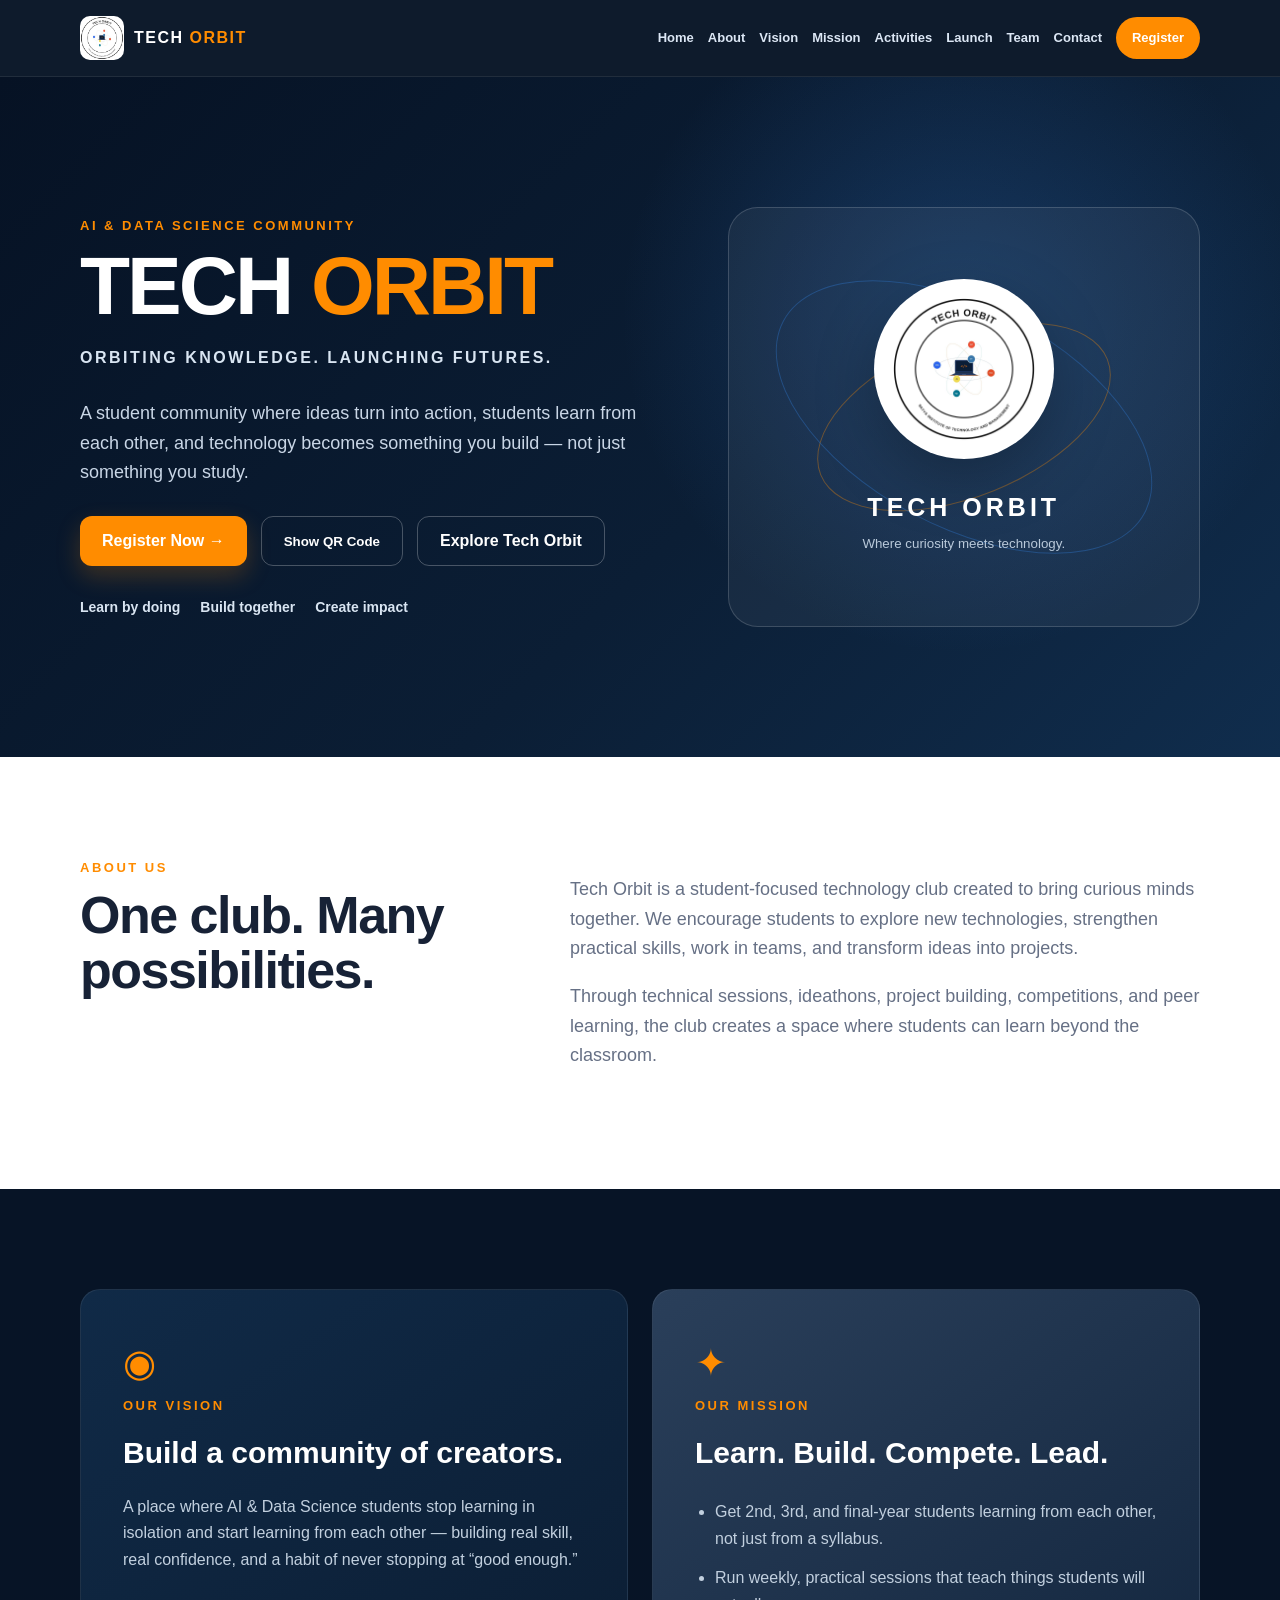
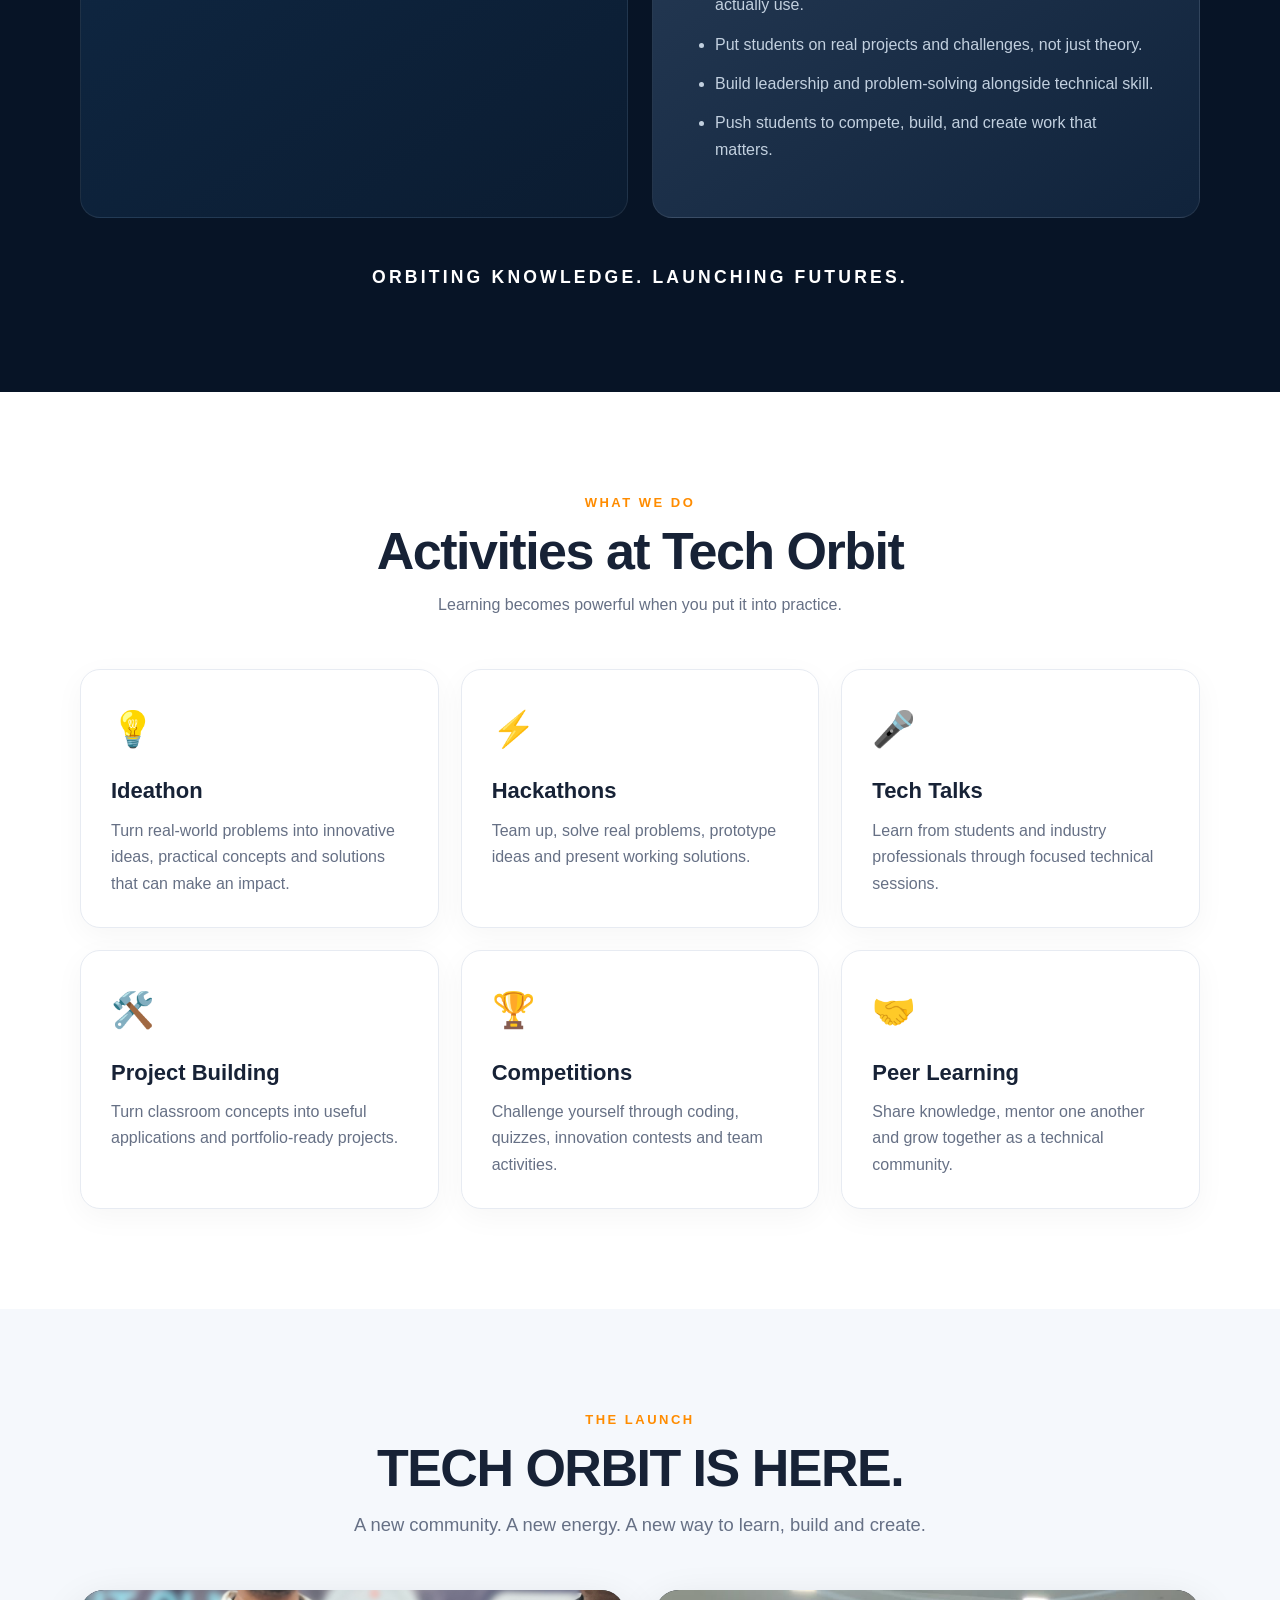
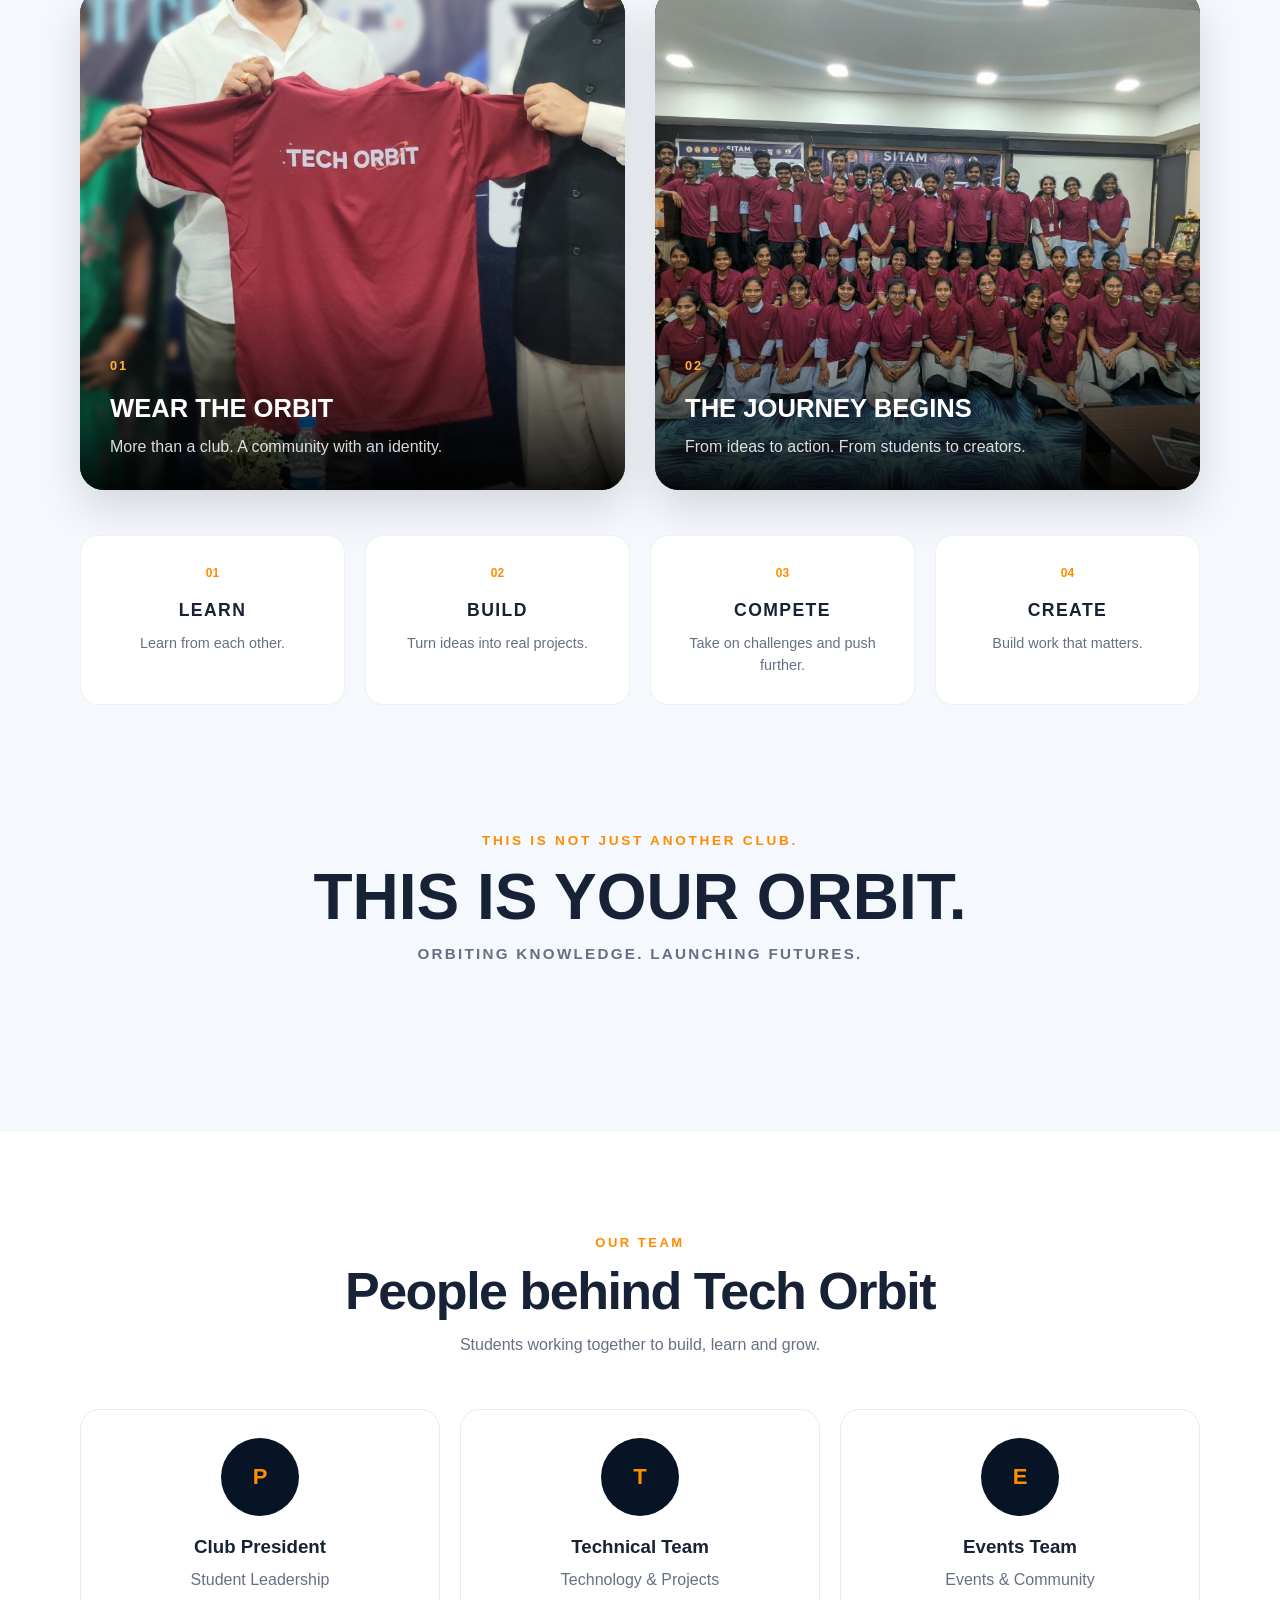
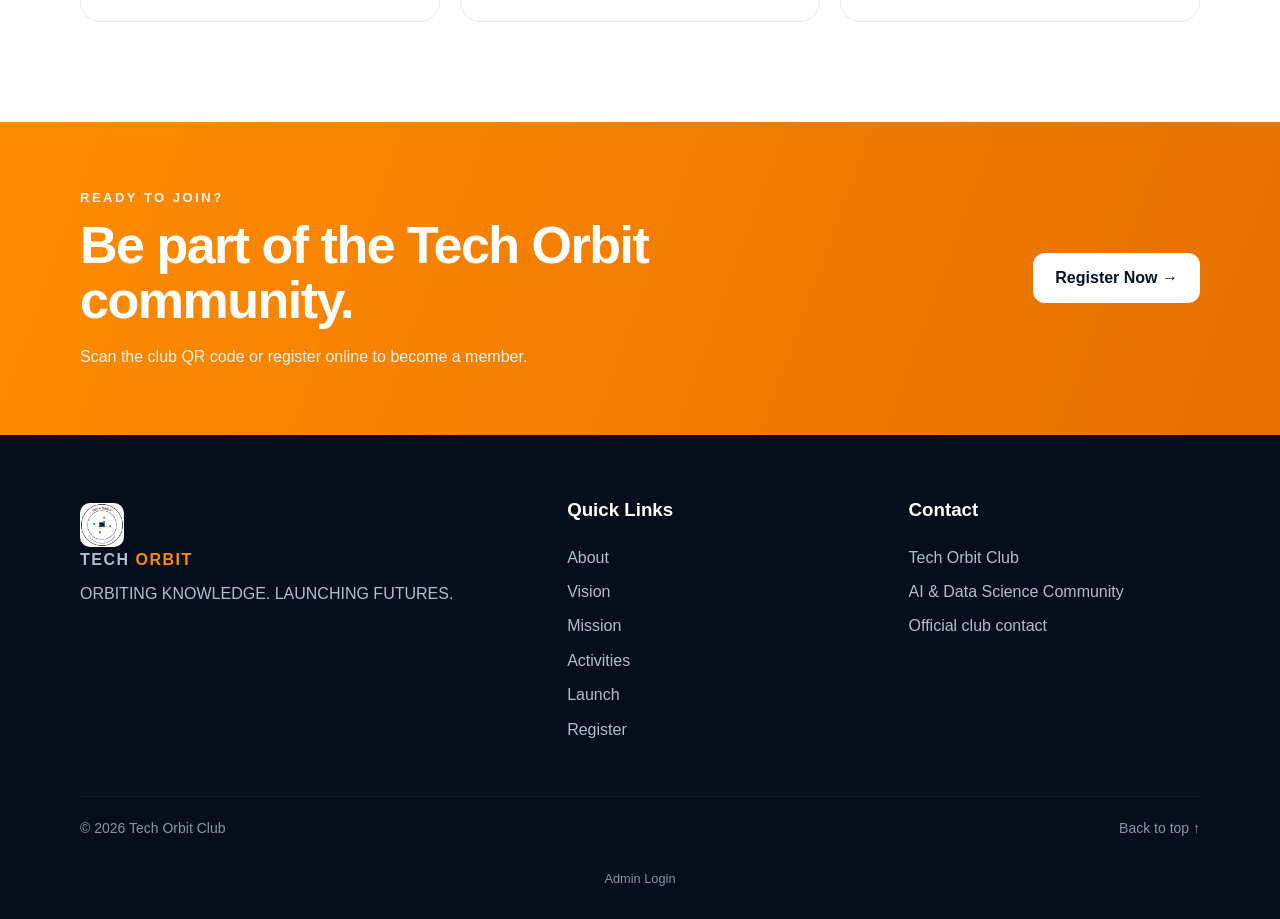
<file: index.html>
<!doctype html>
<html lang="en">

<head>

  <meta charset="utf-8">

  <meta
    name="viewport"
    content="width=device-width, initial-scale=1"
  >

  <meta
    name="description"
    content="Tech Orbit - Orbiting Knowledge. Launching Futures."
  >

  <title>Tech Orbit | Technology Club</title>

  <link
    rel="icon"
    href="logo.jpeg"
    type="image/jpeg"
  >

  <link
    rel="stylesheet"
    href="style.css"
  >

</head>


<body>


<!-- =================================
     NAVIGATION
================================= -->

<header
  class="site-header"
  id="top"
>

  <div class="container nav-wrap">

    <a
      class="brand"
      href="#home"
    >

      <img
        src="logo.jpeg"
        alt="Tech Orbit logo"
      >

      <span>
        TECH <b>ORBIT</b>
      </span>

    </a>


    <button
      class="menu-toggle"
      id="menuToggle"
      aria-label="Open menu"
      aria-expanded="false"
    >
      ☰
    </button>


    <nav
      class="nav"
      id="mainNav"
    >

      <a href="#home">Home</a>

      <a href="#about">About</a>

      <a href="#vision">Vision</a>

      <a href="#mission">Mission</a>

      <a href="#activities">Activities</a>

      <a href="#events">Launch</a>

      <a href="#team">Team</a>

      <a href="#contact">Contact</a>

      <a
        class="nav-register"
        href="register.html"
      >
        Register
      </a>

    </nav>

  </div>

</header>



<main>


<!-- =================================
     HERO
================================= -->

<section
  class="hero"
  id="home"
>

  <div class="hero-grid container">


    <div class="hero-content reveal">

      <p class="eyebrow">
        AI &amp; DATA SCIENCE COMMUNITY
      </p>


      <h1>
        TECH <span>ORBIT</span>
      </h1>


      <p class="hero-tagline">
        ORBITING KNOWLEDGE. LAUNCHING FUTURES.
      </p>


      <p class="hero-text">
        A student community where ideas turn into action,
        students learn from each other, and technology becomes
        something you build — not just something you study.
      </p>


      <div class="hero-actions">

        <a
          class="btn btn-primary"
          href="register.html"
        >
          Register Now →
        </a>


        <button
          class="btn btn-secondary"
          id="showQrBtn"
          type="button"
        >
          Show QR Code
        </button>


        <a
          class="btn btn-secondary"
          href="#about"
        >
          Explore Tech Orbit
        </a>

      </div>


      <div class="hero-points">

        <span>
          Learn by doing
        </span>

        <span>
          Build together
        </span>

        <span>
          Create impact
        </span>

      </div>

    </div>



    <div class="hero-card reveal">

      <div class="orbit-ring ring-one"></div>

      <div class="orbit-ring ring-two"></div>


      <div class="hero-logo">

        <img
          src="logo.jpeg"
          alt="Tech Orbit"
        >

      </div>


      <p>
        TECH ORBIT
      </p>


      <small>
        Where curiosity meets technology.
      </small>

    </div>

  </div>

</section>



<!-- =================================
     ABOUT
================================= -->

<section
  class="section"
  id="about"
>

  <div class="container two-column">


    <div class="section-heading reveal">

      <p class="eyebrow">
        ABOUT US
      </p>

      <h2>
        One club. Many possibilities.
      </h2>

    </div>


    <div class="section-copy reveal">

      <p>
        Tech Orbit is a student-focused technology club created
        to bring curious minds together. We encourage students
        to explore new technologies, strengthen practical skills,
        work in teams, and transform ideas into projects.
      </p>


      <p>
        Through technical sessions, ideathons, project building,
        competitions, and peer learning, the club creates a space
        where students can learn beyond the classroom.
      </p>

    </div>

  </div>

</section>



<!-- =================================
     VISION + MISSION
================================= -->

<section
  class="section dark-section"
  id="vision"
>

  <div class="container vision-grid">


    <!-- VISION -->

    <article class="vision-card reveal">

      <div class="icon">
        ◉
      </div>


      <p class="eyebrow">
        OUR VISION
      </p>


      <h2>
        Build a community of creators.
      </h2>


      <p>
        A place where AI &amp; Data Science students stop learning
        in isolation and start learning from each other — building
        real skill, real confidence, and a habit of never stopping
        at “good enough.”
      </p>

    </article>



    <!-- MISSION -->

    <article
      class="vision-card mission-card reveal"
      id="mission"
    >

      <div class="icon">
        ✦
      </div>


      <p class="eyebrow">
        OUR MISSION
      </p>


      <h2>
        Learn. Build. Compete. Lead.
      </h2>


      <ul class="mission-list">

        <li>
          Get 2nd, 3rd, and final-year students learning from
          each other, not just from a syllabus.
        </li>

        <li>
          Run weekly, practical sessions that teach things
          students will actually use.
        </li>

        <li>
          Put students on real projects and challenges,
          not just theory.
        </li>

        <li>
          Build leadership and problem-solving alongside
          technical skill.
        </li>

        <li>
          Push students to compete, build, and create work
          that matters.
        </li>

      </ul>

    </article>

  </div>


  <div class="container orbit-tagline reveal">

    ORBITING KNOWLEDGE. LAUNCHING FUTURES.

  </div>

</section>



<!-- =================================
     ACTIVITIES
================================= -->

<section
  class="section"
  id="activities"
>

  <div class="container">


    <div class="center-heading reveal">

      <p class="eyebrow">
        WHAT WE DO
      </p>


      <h2>
        Activities at Tech Orbit
      </h2>


      <p>
        Learning becomes powerful when you put it into practice.
      </p>

    </div>



    <div class="cards-grid">


      <!-- IDEATHON -->

      <article class="feature-card reveal">

        <div class="feature-icon">
          💡
        </div>

        <h3>
          Ideathon
        </h3>

        <p>
          Turn real-world problems into innovative ideas,
          practical concepts and solutions that can make an impact.
        </p>

      </article>



      <!-- HACKATHONS -->

      <article class="feature-card reveal">

        <div class="feature-icon">
          ⚡
        </div>

        <h3>
          Hackathons
        </h3>

        <p>
          Team up, solve real problems, prototype ideas and
          present working solutions.
        </p>

      </article>



      <!-- TECH TALKS -->

      <article class="feature-card reveal">

        <div class="feature-icon">
          🎤
        </div>

        <h3>
          Tech Talks
        </h3>

        <p>
          Learn from students and industry professionals through
          focused technical sessions.
        </p>

      </article>



      <!-- PROJECT BUILDING -->

      <article class="feature-card reveal">

        <div class="feature-icon">
          🛠️
        </div>

        <h3>
          Project Building
        </h3>

        <p>
          Turn classroom concepts into useful applications
          and portfolio-ready projects.
        </p>

      </article>



      <!-- COMPETITIONS -->

      <article class="feature-card reveal">

        <div class="feature-icon">
          🏆
        </div>

        <h3>
          Competitions
        </h3>

        <p>
          Challenge yourself through coding, quizzes,
          innovation contests and team activities.
        </p>

      </article>



      <!-- PEER LEARNING -->

      <article class="feature-card reveal">

        <div class="feature-icon">
          🤝
        </div>

        <h3>
          Peer Learning
        </h3>

        <p>
          Share knowledge, mentor one another and grow together
          as a technical community.
        </p>

      </article>

    </div>

  </div>

</section>



<!-- =================================
     TECH ORBIT LAUNCH
================================= -->

<section
  class="section launch-section"
  id="events"
>

  <div class="container">


    <div class="center-heading reveal">

      <p class="eyebrow">
        THE LAUNCH
      </p>


      <h2>
        TECH ORBIT IS HERE.
      </h2>


      <p class="launch-main-text">
        A new community. A new energy. A new way to learn,
        build and create.
      </p>

    </div>



    <!-- TWO LARGE IMAGES -->

    <div class="launch-gallery">


      <!-- T-SHIRT -->

      <article class="launch-image-card reveal">

        <img
          src="t-shirt.jpeg"
          alt="Tech Orbit T-shirt launch"
          loading="lazy"
        >


        <div class="launch-image-caption">

          <span>
            01
          </span>


          <h3>
            WEAR THE ORBIT
          </h3>


          <p>
            More than a club. A community with an identity.
          </p>

        </div>

      </article>



      <!-- INAUGURATION -->

      <article class="launch-image-card reveal">

        <img
          src="/imgt.jpeg"
          alt="Tech Orbit Club inauguration"
          loading="lazy"
        >


        <div class="launch-image-caption">

          <span>
            02
          </span>


          <h3>
            THE JOURNEY BEGINS
          </h3>


          <p>
            From ideas to action. From students to creators.
          </p>

        </div>

      </article>

    </div>



    <!-- HYPE POINTS -->

    <div class="launch-points reveal">


      <div class="launch-point">

        <strong>
          01
        </strong>

        <span>
          LEARN
        </span>

        <p>
          Learn from each other.
        </p>

      </div>



      <div class="launch-point">

        <strong>
          02
        </strong>

        <span>
          BUILD
        </span>

        <p>
          Turn ideas into real projects.
        </p>

      </div>



      <div class="launch-point">

        <strong>
          03
        </strong>

        <span>
          COMPETE
        </span>

        <p>
          Take on challenges and push further.
        </p>

      </div>



      <div class="launch-point">

        <strong>
          04
        </strong>

        <span>
          CREATE
        </span>

        <p>
          Build work that matters.
        </p>

      </div>

    </div>



    <!-- FINAL HYPE -->

    <div class="launch-statement reveal">

      <p>
        THIS IS NOT JUST ANOTHER CLUB.
      </p>


      <h3>
        THIS IS YOUR ORBIT.
      </h3>


      <span>
        ORBITING KNOWLEDGE. LAUNCHING FUTURES.
      </span>

    </div>

  </div>

</section>



<!-- =================================
     TEAM
================================= -->

<section
  class="section"
  id="team"
>

  <div class="container">


    <div class="center-heading reveal">

      <p class="eyebrow">
        OUR TEAM
      </p>


      <h2>
        People behind Tech Orbit
      </h2>


      <p>
        Students working together to build, learn and grow.
      </p>

    </div>



    <div class="team-grid">


      <article class="team-card reveal">

        <div class="avatar">
          P
        </div>


        <h3>
          Club President
        </h3>


        <p>
          Student Leadership
        </p>

      </article>



      <article class="team-card reveal">

        <div class="avatar">
          T
        </div>


        <h3>
          Technical Team
        </h3>


        <p>
          Technology &amp; Projects
        </p>

      </article>



      <article class="team-card reveal">

        <div class="avatar">
          E
        </div>


        <h3>
          Events Team
        </h3>


        <p>
          Events &amp; Community
        </p>

      </article>

    </div>

  </div>

</section>



<!-- =================================
     REGISTER BANNER
================================= -->

<section class="register-banner">

  <div class="container banner-inner reveal">


    <div>

      <p class="eyebrow">
        READY TO JOIN?
      </p>


      <h2>
        Be part of the Tech Orbit community.
      </h2>


      <p>
        Scan the club QR code or register online to become a member.
      </p>

    </div>


    <a
      class="btn btn-light"
      href="register.html"
    >
      Register Now →
    </a>

  </div>

</section>


</main>



<!-- =================================
     FOOTER
================================= -->

<footer id="contact">

  <div class="container footer-grid">


    <div>

      <a
        class="brand footer-brand"
        href="#home"
      >

        <img
          src="logo.jpeg"
          alt="Tech Orbit logo"
        >

        <span>
          TECH <b>ORBIT</b>
        </span>

      </a>


      <p class="footer-note">
        ORBITING KNOWLEDGE. LAUNCHING FUTURES.
      </p>

    </div>



    <div>

      <h3>
        Quick Links
      </h3>


      <a href="#about">
        About
      </a>

      <a href="#vision">
        Vision
      </a>

      <a href="#mission">
        Mission
      </a>

      <a href="#activities">
        Activities
      </a>

      <a href="#events">
        Launch
      </a>

      <a href="register.html">
        Register
      </a>

    </div>



    <div>

      <h3>
        Contact
      </h3>


      <p>
        Tech Orbit Club
      </p>


      <p>
        AI &amp; Data Science Community
      </p>


      <p>
        Official club contact
      </p>

    </div>

  </div>



  <div class="container footer-bottom">

    <span>
      © <span id="year"></span> Tech Orbit Club
    </span>


    <a href="#top">
      Back to top ↑
    </a>

  </div>

</footer>



<!-- =================================
     ADMIN LOGIN
================================= -->

<div class="admin-footer-link">

  <a href="admin-dashboard/admin.html">
    Admin Login
  </a>

</div>



<!-- =================================
     QR CODE MODAL
================================= -->

<div
  class="qr-modal"
  id="qrModal"
  aria-hidden="true"
>


  <div
    class="qr-backdrop"
    data-close-qr
  ></div>


  <div
    class="qr-dialog"
    role="dialog"
    aria-modal="true"
    aria-labelledby="qrTitle"
  >


    <button
      class="qr-close"
      id="closeQrBtn"
      type="button"
      aria-label="Close QR code"
    >
      ×
    </button>


    <p class="eyebrow">
      TECH ORBIT
    </p>


    <h2 id="qrTitle">
      Scan to Register
    </h2>


    <img
      class="qr-image"
      src="tech_orbit_registration_qr.png"
      alt="Tech Orbit registration QR code"
    >


    <p class="qr-help">
      Scan this QR code with your phone camera to open
      the registration form.
    </p>


    <a
      class="btn btn-primary qr-register"
      href="register.html"
    >
      Register Online →
    </a>

  </div>

</div>



<script src="script.js"></script>

</body>

</html>
</file>
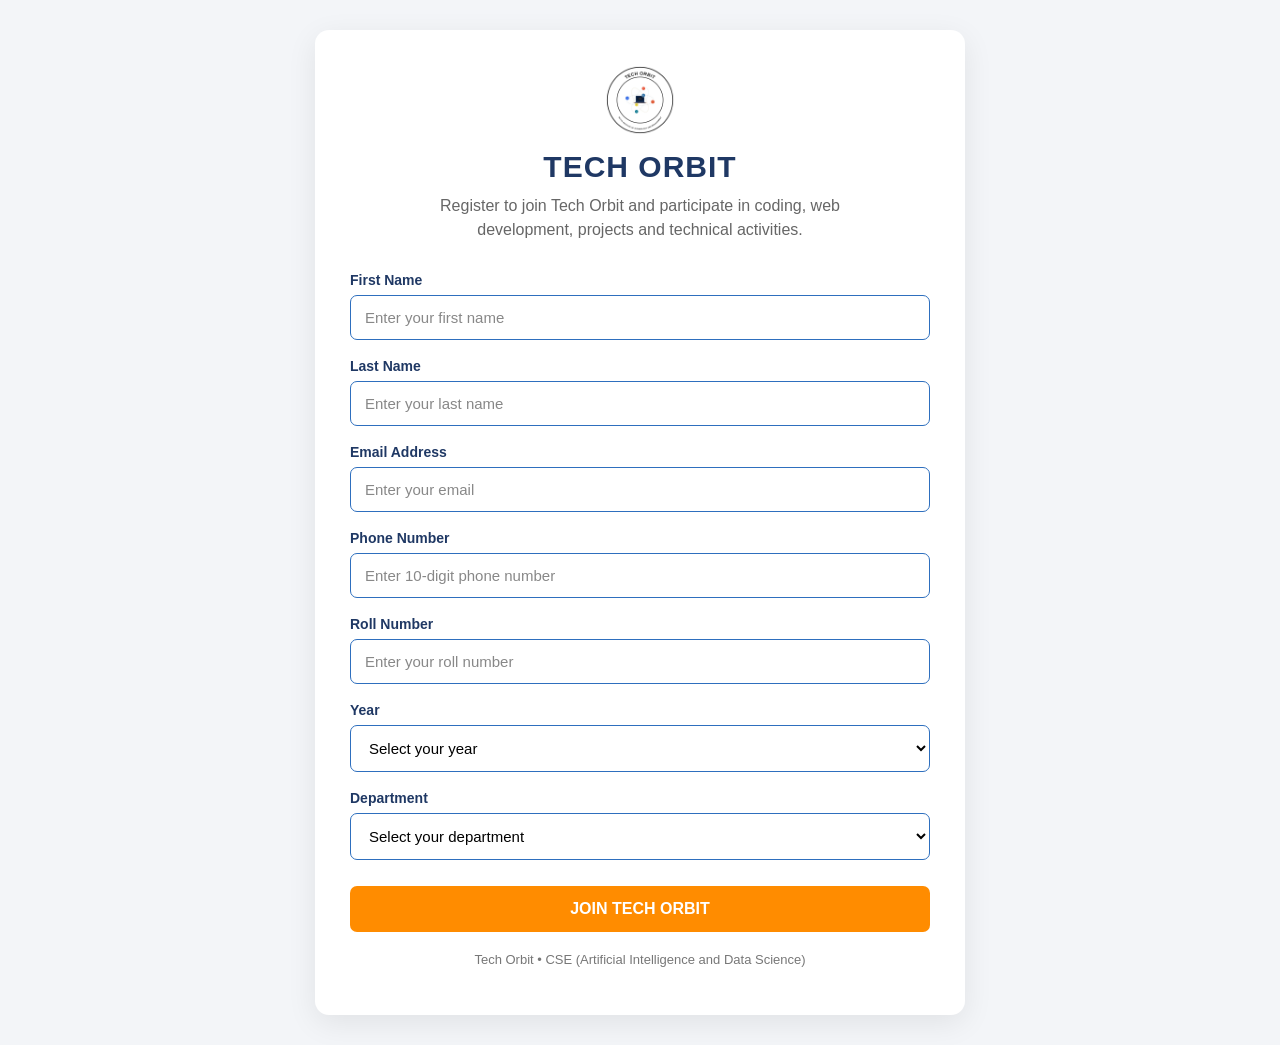
<file: register.html>
<!doctype html>
<html lang="en">
  <head>
    <meta charset="UTF-8" />
    <meta name="viewport" content="width=device-width, initial-scale=1.0" />

    <title>Tech Orbit Registration</title>

    <style>
      * {
        box-sizing: border-box;
      }

      body {
        margin: 0;
        padding: 30px 15px;
        font-family: Arial, sans-serif;
        background: #f3f5f8;
      }

      .container {
        max-width: 650px;
        margin: auto;
        background: #ffffff;
        padding: 35px;
        border-radius: 14px;
        box-shadow: 0 8px 30px rgba(0, 0, 0, 0.08);
      }

      .logo {
        display: block;
        width: 70px;
        height: 70px;
        object-fit: contain;
        margin: 0 auto 15px;
      }

      h1 {
        margin: 0;
        text-align: center;
        color: #1f3864;
        font-size: 30px;
        letter-spacing: 1px;
      }

      .subtitle {
        text-align: center;
        color: #666;
        margin: 10px auto 30px;
        line-height: 1.5;
        max-width: 500px;
      }

      .form-group {
        margin-bottom: 18px;
      }

      label {
        display: block;
        margin-bottom: 7px;
        color: #1f3864;
        font-weight: 600;
        font-size: 14px;
      }

      input,
      select {
        width: 100%;
        padding: 13px 14px;
        border: 1px solid #2e6fbe;
        border-radius: 7px;
        font-size: 15px;
        outline: none;
        background: white;
        transition: 0.2s;
      }

      input:focus,
      select:focus {
        border-color: #1f3864;
        box-shadow: 0 0 0 3px rgba(46, 111, 190, 0.12);
      }

      input::placeholder {
        color: #888;
      }

      button {
        width: 100%;
        padding: 14px;
        margin-top: 8px;
        background: #ff8c00;
        color: white;
        border: none;
        border-radius: 7px;
        font-size: 16px;
        font-weight: bold;
        cursor: pointer;
        transition: 0.2s;
      }

      button:hover {
        background: #e36c09;
      }

      button:disabled {
        background: #999;
        cursor: not-allowed;
      }

      .footer-text {
        text-align: center;
        color: #777;
        font-size: 13px;
        margin-top: 20px;
      }

      .status {
        display: none;
        margin-top: 15px;
        padding: 12px;
        border-radius: 7px;
        text-align: center;
        font-size: 14px;
      }

      .success {
        display: block;
        background: #e8f7ee;
        color: #18743a;
      }

      .error {
        display: block;
        background: #fdeaea;
        color: #b42318;
      }

      @media (max-width: 600px) {
        body {
          padding: 15px;
        }

        .container {
          padding: 25px 20px;
        }

        h1 {
          font-size: 25px;
        }
      }
    </style>
  </head>

  <body>
    <div class="container">

      <!-- Tech Orbit Logo -->
      <img src="logo.jpeg" alt="Tech Orbit Logo" class="logo" />

      <h1>TECH ORBIT</h1>

      <p class="subtitle">
        Register to join Tech Orbit and participate in coding, web development,
        projects and technical activities.
      </p>

      <form id="form">

        <!-- First Name -->
        <div class="form-group">
          <label for="fname">First Name</label>

          <input
            type="text"
            id="fname"
            placeholder="Enter your first name"
            required
          />
        </div>

        <!-- Last Name -->
        <div class="form-group">
          <label for="lname">Last Name</label>

          <input
            type="text"
            id="lname"
            placeholder="Enter your last name"
            required
          />
        </div>

        <!-- Email -->
        <div class="form-group">
          <label for="email">Email Address</label>

          <input
            type="email"
            id="email"
            placeholder="Enter your email"
            required
          />
        </div>

        <!-- Phone -->
        <div class="form-group">
          <label for="phone">Phone Number</label>

          <input
            type="tel"
            id="phone"
            placeholder="Enter 10-digit phone number"
            pattern="[0-9]{10}"
            maxlength="10"
            inputmode="numeric"
            required
          />
        </div>

        <!-- Roll Number -->
        <div class="form-group">
          <label for="roll">Roll Number</label>

          <input
            type="text"
            id="roll"
            placeholder="Enter your roll number"
            required
          />
        </div>

        <!-- Year -->
        <div class="form-group">
          <label for="year">Year</label>

          <select id="year" required>
            <option value="">Select your year</option>
            <option value="2nd Year">2nd Year</option>
            <option value="3rd Year">3rd Year</option>
            <option value="Final Year">Final Year</option>
          </select>
        </div>

        <!-- Department -->
        <div class="form-group">
          <label for="dept">Department</label>

          <select id="dept" required>
            <option value="">Select your department</option>

            <option value="CSE (Artificial Intelligence and Data Science)">
              CSE (Artificial Intelligence and Data Science)
            </option>
          </select>
        </div>

        <!-- Submit -->
        <button type="submit" id="submitBtn">
          JOIN TECH ORBIT
        </button>

        <!-- Status message -->
        <div id="status" class="status"></div>

      </form>

      <p class="footer-text">
        Tech Orbit • CSE (Artificial Intelligence and Data Science)
      </p>

    </div>

    <script>
      // =====================================================
      // SUPABASE CONFIGURATION
      // =====================================================

      const SUPABASE_URL =
        "https://seltfnpxbmekyskxztmv.supabase.co";

      const SUPABASE_KEY =
        "sb_publishable_Euu6tTc4yeQBhMvWo1VuNQ_vBKvxhs9";

      // =====================================================
      // FORM
      // =====================================================

      const form = document.getElementById("form");
      const submitButton = document.getElementById("submitBtn");
      const status = document.getElementById("status");

      // =====================================================
      // SHOW STATUS
      // =====================================================

      function showStatus(message, type) {
        status.textContent = message;
        status.className = "status " + type;
      }

      // =====================================================
      // SUBMIT REGISTRATION
      // =====================================================

      form.addEventListener("submit", async function (event) {
        event.preventDefault();

        submitButton.disabled = true;
        submitButton.textContent = "SUBMITTING...";

        status.className = "status";
        status.textContent = "";

        // =================================================
        // GET FORM DATA
        // =================================================

        const registration = {
          first_name: document.getElementById("fname").value.trim(),
          last_name: document.getElementById("lname").value.trim(),
          email: document.getElementById("email").value.trim(),
          phone: document.getElementById("phone").value.trim(),
          roll_no: document.getElementById("roll").value.trim(),
          year: document.getElementById("year").value,
          department: document.getElementById("dept").value,
        };

        try {
          // =================================================
          // SEND DATA TO SUPABASE
          // =================================================

          const response = await fetch(
            SUPABASE_URL + "/rest/v1/registrations",
            {
              method: "POST",

              headers: {
                "Content-Type": "application/json",
                "apikey": SUPABASE_KEY,
                "Authorization": "Bearer " + SUPABASE_KEY,
                "Prefer": "return=minimal",
              },

              body: JSON.stringify(registration),
            }
          );

          // =================================================
          // CHECK RESPONSE
          // =================================================

          if (!response.ok) {
            let errorMessage = "Registration failed.";

            try {
              const errorData = await response.json();

              console.error("Supabase error:", errorData);

              errorMessage =
                errorData.message ||
                errorData.error ||
                errorData.hint ||
                errorMessage;

            } catch (jsonError) {
              console.error(
                "Could not read Supabase error:",
                jsonError
              );
            }

            throw new Error(errorMessage);
          }

          // =================================================
          // SUCCESS
          // =================================================

          console.log(
            "Registration successful:",
            registration
          );

          showStatus(
            "Registration successful! 🎉 Thank you for joining Tech Orbit.",
            "success"
          );

          alert(
            "Registration Successful! 🎉\n\n" +
            "Thank you for joining Tech Orbit!"
          );

          // Clear form
          form.reset();

        } catch (error) {

          // =================================================
          // ERROR
          // =================================================

          console.error(
            "Registration failed:",
            error
          );

          showStatus(
            "Registration failed: " + error.message,
            "error"
          );

          alert(
            "Registration failed.\n\n" +
            error.message
          );
        }

        // =================================================
        // ENABLE BUTTON AGAIN
        // =================================================

        submitButton.disabled = false;
        submitButton.textContent = "JOIN TECH ORBIT";
      });
    </script>
  </body>
</html>
</file>
<file: style.css>
* {
    box-sizing: border-box;
}

:root {
    --navy: #071426;
    --blue: #2e6fbe;
    --orange: #ff8c00;
    --orange2: #ffb13b;
    --white: #fff;
    --text: #172236;
    --muted: #667085;
    --line: #e7ebf2;
    --soft: #f5f8fc;
    --shadow: 0 18px 50px rgba(7, 20, 38, .10);
    --radius: 20px;
}

html {
    scroll-behavior: smooth;
}

body {
    margin: 0;
    font-family: Arial, Helvetica, sans-serif;
    color: var(--text);
    background: #fff;
    line-height: 1.65;
}

a {
    color: inherit;
    text-decoration: none;
}

img {
    max-width: 100%;
    display: block;
}

.container {
    width: min(1120px, calc(100% - 40px));
    margin: auto;
}


/* =================================
   NAVIGATION
================================= */

.site-header {
    position: sticky;
    top: 0;
    z-index: 1000;
    background: rgba(7, 20, 38, .97);
    backdrop-filter: blur(12px);
    border-bottom: 1px solid rgba(255, 255, 255, .08);
}

.nav-wrap {
    min-height: 76px;
    display: flex;
    align-items: center;
    justify-content: space-between;
    gap: 20px;
}

.brand {
    display: inline-flex;
    align-items: center;
    gap: 10px;
    color: #fff;
    font-weight: 800;
    letter-spacing: 1.5px;
    flex-shrink: 0;
}

.brand img {
    width: 44px;
    height: 44px;
    object-fit: contain;
    border-radius: 10px;
}

.brand b {
    color: var(--orange);
}

.nav {
    display: flex;
    align-items: center;
    justify-content: flex-end;
    gap: 14px;
    white-space: nowrap;
}

.nav a {
    color: #dce7f5;
    font-size: 13px;
    font-weight: 700;
    transition: .2s;
}

.nav a:hover {
    color: var(--orange2);
}

.nav .nav-register {
    padding: 10px 16px;
    border-radius: 999px;
    background: var(--orange);
    color: #fff;
}

.nav .nav-register:hover {
    color: #fff;
    background: #e97900;
}

.menu-toggle {
    display: none;
    border: 0;
    background: transparent;
    color: #fff;
    font-size: 28px;
    cursor: pointer;
}


/* =================================
   HERO
================================= */

.hero {
    overflow: hidden;
    background:
        radial-gradient(
            circle at 75% 35%,
            rgba(46, 111, 190, .32),
            transparent 32%
        ),
        linear-gradient(
            135deg,
            #061224 0%,
            #0b1e35 58%,
            #102d4d 100%
        );
    color: #fff;
    min-height: 680px;
    display: flex;
    align-items: center;
}

.hero-grid {
    display: grid;
    grid-template-columns: 1.1fr .9fr;
    gap: 70px;
    align-items: center;
    padding: 80px 0;
}

.eyebrow {
    margin: 0 0 10px;
    color: var(--orange);
    font-size: 13px;
    font-weight: 800;
    letter-spacing: 2.5px;
}

.hero h1 {
    margin: 0;
    max-width: 720px;
    font-size: clamp(48px, 7vw, 82px);
    line-height: .98;
    letter-spacing: -3px;
}

.hero h1 span {
    color: var(--orange);
}

.hero-tagline {
    margin: 18px 0 0;
    color: #d9e5f2;
    font-size: 16px;
    font-weight: 800;
    letter-spacing: 2.5px;
}

.hero-text {
    max-width: 650px;
    color: #c9d6e6;
    font-size: 18px;
    margin: 28px 0;
}

.hero-actions {
    display: flex;
    gap: 14px;
    flex-wrap: wrap;
}

.btn {
    display: inline-flex;
    justify-content: center;
    align-items: center;
    min-height: 50px;
    padding: 0 22px;
    border-radius: 12px;
    font-weight: 800;
    transition: .2s;
    cursor: pointer;
}

.btn:hover {
    transform: translateY(-2px);
}

.btn-primary {
    background: var(--orange);
    color: #fff;
    box-shadow: 0 10px 25px rgba(255, 140, 0, .22);
}

.btn-primary:hover {
    background: #e97900;
}

.btn-secondary {
    border: 1px solid rgba(255, 255, 255, .25);
    color: #fff;
    background: transparent;
}

.btn-secondary:hover {
    border-color: var(--orange);
    color: var(--orange2);
}

.hero-points {
    display: flex;
    gap: 20px;
    flex-wrap: wrap;
    margin-top: 30px;
    color: #d9e5f2;
    font-size: 14px;
    font-weight: 700;
}

.hero-card {
    min-height: 420px;
    border: 1px solid rgba(255, 255, 255, .16);
    background: rgba(255, 255, 255, .05);
    border-radius: 30px;
    display: flex;
    flex-direction: column;
    justify-content: center;
    align-items: center;
    position: relative;
    overflow: hidden;
}

.hero-logo {
    width: 180px;
    height: 180px;
    padding: 16px;
    background: #fff;
    border-radius: 50%;
    z-index: 2;
    box-shadow: 0 20px 60px rgba(0, 0, 0, .28);
}

.hero-logo img {
    width: 100%;
    height: 100%;
    object-fit: contain;
    border-radius: 50%;
}

.hero-card p {
    margin: 28px 0 4px;
    font-size: 25px;
    font-weight: 900;
    letter-spacing: 4px;
    z-index: 2;
}

.hero-card small {
    color: #b9c9da;
    z-index: 2;
}

.orbit-ring {
    position: absolute;
    border: 1px solid rgba(255, 140, 0, .35);
    border-radius: 50%;
}

.ring-one {
    width: 310px;
    height: 160px;
    transform: rotate(-22deg);
}

.ring-two {
    width: 410px;
    height: 220px;
    transform: rotate(28deg);
    border-color: rgba(46, 111, 190, .45);
}


/* =================================
   GENERAL SECTIONS
================================= */

.section {
    padding: 100px 0;
}

.two-column {
    display: grid;
    grid-template-columns: .8fr 1.2fr;
    gap: 70px;
}

.section-heading h2,
.center-heading h2,
.banner-inner h2 {
    margin: 0;
    font-size: clamp(32px, 5vw, 52px);
    line-height: 1.05;
    letter-spacing: -1.5px;
}

.section-copy {
    color: var(--muted);
    font-size: 18px;
}


/* =================================
   VISION + MISSION
================================= */

.dark-section {
    background: var(--navy);
    color: #fff;
}

.vision-grid {
    display: grid;
    grid-template-columns: 1fr 1fr;
    gap: 24px;
}

.vision-card {
    padding: 42px;
    border-radius: var(--radius);
    background: linear-gradient(
        145deg,
        #102a47,
        #0b1c31
    );
    border: 1px solid rgba(255, 255, 255, .08);
}

.mission-card {
    background: linear-gradient(
        145deg,
        #2a3f5a,
        #10233b
    );
}

.vision-card .icon {
    font-size: 38px;
    color: var(--orange);
}

.vision-card h2 {
    font-size: 30px;
    margin: 12px 0;
}

.vision-card p:last-child {
    color: #c2d0df;
}

.mission-list {
    margin: 20px 0 0;
    padding-left: 20px;
    color: #c2d0df;
}

.mission-list li {
    margin-bottom: 12px;
    line-height: 1.7;
}

.orbit-tagline {
    text-align: center;
    margin-top: 45px;
    font-size: 1.1rem;
    font-weight: 800;
    letter-spacing: .18em;
    color: #fff;
}


/* =================================
   ACTIVITIES
================================= */

.center-heading {
    text-align: center;
    max-width: 720px;
    margin: 0 auto 50px;
}

.center-heading > p:last-child {
    color: var(--muted);
    margin-top: 14px;
}

.cards-grid {
    display: grid;
    grid-template-columns: repeat(3, 1fr);
    gap: 22px;
}

.feature-card {
    padding: 30px;
    border: 1px solid var(--line);
    border-radius: var(--radius);
    background: #fff;
    box-shadow: 0 8px 30px rgba(7, 20, 38, .04);
    transition: .25s;
}

.feature-card:hover {
    transform: translateY(-6px);
    box-shadow: var(--shadow);
    border-color: #d4dfed;
}

.feature-icon {
    font-size: 35px;
}

.feature-card h3 {
    margin: 16px 0 8px;
    font-size: 22px;
}

.feature-card p {
    color: var(--muted);
    margin: 0;
}


/* =================================
   TECH ORBIT LAUNCH
================================= */

.launch-section {
    background: var(--soft);
    overflow: hidden;
}

.launch-main-text {
    max-width: 700px;
    margin: 15px auto 0;
    font-size: 1.15rem;
    line-height: 1.7;
}


/* TWO LARGE IMAGES */

.launch-gallery {
    display: grid;
    grid-template-columns: repeat(2, 1fr);
    gap: 30px;
    margin-top: 45px;
    width: 100%;
}

.launch-image-card {
    position: relative;
    overflow: hidden;
    border-radius: 24px;
    background: #111827;
    min-height: 500px;
    box-shadow: 0 18px 45px rgba(7, 20, 38, .14);
}

.launch-image-card img {
    width: 100%;
    height: 500px;
    object-fit: cover;
    display: block;
    transition: transform .6s ease;
}

.launch-image-card:hover img {
    transform: scale(1.04);
}


/* IMAGE CAPTION */

.launch-image-caption {
    position: absolute;
    left: 0;
    right: 0;
    bottom: 0;
    padding: 65px 30px 30px;
    background: linear-gradient(
        transparent,
        rgba(0, 0, 0, .92)
    );
    color: #fff;
}

.launch-image-caption span {
    font-size: .8rem;
    font-weight: 800;
    letter-spacing: .15em;
    color: var(--orange2);
}

.launch-image-caption h3 {
    margin: 8px 0 5px;
    font-size: 1.6rem;
}

.launch-image-caption p {
    margin: 0;
    opacity: .85;
}


/* HYPE POINTS */

.launch-points {
    display: grid;
    grid-template-columns: repeat(4, 1fr);
    gap: 20px;
    margin-top: 45px;
}

.launch-point {
    padding: 28px 20px;
    background: #fff;
    border-radius: 18px;
    text-align: center;
    border: 1px solid rgba(0, 0, 0, .06);
    transition: .25s;
}

.launch-point:hover {
    transform: translateY(-5px);
    box-shadow: var(--shadow);
}

.launch-point strong {
    display: block;
    font-size: .75rem;
    color: var(--orange);
    margin-bottom: 12px;
}

.launch-point span {
    display: block;
    font-size: 1.1rem;
    font-weight: 900;
    letter-spacing: .08em;
}

.launch-point p {
    margin: 8px 0 0;
    color: var(--muted);
    font-size: .9rem;
    line-height: 1.5;
}


/* FINAL HYPE */

.launch-statement {
    text-align: center;
    margin: 70px auto 10px;
    padding: 55px 20px;
}

.launch-statement p {
    margin: 0;
    color: var(--orange);
    font-size: .85rem;
    font-weight: 800;
    letter-spacing: .2em;
}

.launch-statement h3 {
    margin: 12px 0;
    font-size: clamp(2rem, 5vw, 4rem);
    font-weight: 900;
    line-height: 1;
}

.launch-statement span {
    font-weight: 800;
    letter-spacing: .15em;
    font-size: .95rem;
    color: var(--muted);
}


/* =================================
   TEAM
================================= */

.team-grid {
    display: grid;
    grid-template-columns: repeat(3, 1fr);
    gap: 20px;
}

.team-card {
    text-align: center;
    padding: 28px 18px;
    border: 1px solid var(--line);
    border-radius: var(--radius);
}

.avatar {
    width: 78px;
    height: 78px;
    margin: 0 auto 16px;
    border-radius: 50%;
    display: grid;
    place-items: center;
    background: var(--navy);
    color: var(--orange);
    font-size: 22px;
    font-weight: 900;
}

.team-card h3 {
    margin: 0 0 4px;
}

.team-card p {
    margin: 0;
    color: var(--muted);
}


/* =================================
   REGISTER BANNER
================================= */

.register-banner {
    background: linear-gradient(
        110deg,
        var(--orange),
        #e66f00
    );
    color: #fff;
    padding: 65px 0;
}

.register-banner .eyebrow {
    color: #fff;
    opacity: .9;
}

.banner-inner {
    display: flex;
    align-items: center;
    justify-content: space-between;
    gap: 30px;
}

.banner-inner h2 {
    max-width: 720px;
}

.banner-inner p:last-child {
    margin-bottom: 0;
    opacity: .9;
}

.btn-light {
    background: #fff;
    color: var(--navy);
}

.btn-light:hover {
    background: #f3f3f3;
}


/* =================================
   FOOTER
================================= */

footer {
    background: #050e1b;
    color: #d3deeb;
    padding: 60px 0 25px;
}

.footer-grid {
    display: grid;
    grid-template-columns: 1.5fr 1fr 1fr;
    gap: 50px;
    padding-bottom: 45px;
}

.footer-brand {
    margin-bottom: 12px;
}

.footer-note {
    color: #8ea1b7;
}

.footer-grid h3 {
    color: #fff;
    margin-top: 0;
}

.footer-grid a,
.footer-grid p {
    display: block;
    color: #aebed0;
    margin: 8px 0;
}

.footer-grid a:hover {
    color: var(--orange2);
}

.footer-bottom {
    border-top: 1px solid rgba(255, 255, 255, .08);
    padding-top: 20px;
    display: flex;
    justify-content: space-between;
    gap: 20px;
    color: #8497ac;
    font-size: 14px;
}


/* =================================
   ADMIN LOGIN
================================= */

.admin-footer-link {
    background: #050e1b;
    text-align: center;
    padding: 0 20px 28px;
}

.admin-footer-link a {
    color: #8497ac;
    font-size: .8rem;
    transition: .2s;
}

.admin-footer-link a:hover {
    color: var(--orange2);
}


/* =================================
   SCROLL ANIMATION
================================= */

.reveal {
    opacity: 0;
    transform: translateY(22px);
    transition:
        opacity .7s ease,
        transform .7s ease;
}

.reveal.visible {
    opacity: 1;
    transform: translateY(0);
}


/* =================================
   QR MODAL
================================= */

.qr-modal {
    display: none;
    position: fixed;
    inset: 0;
    z-index: 3000;
    align-items: center;
    justify-content: center;
    padding: 20px;
}

.qr-modal.open {
    display: flex;
}

.qr-backdrop {
    position: absolute;
    inset: 0;
    background: rgba(0, 0, 0, .75);
    backdrop-filter: blur(5px);
}

.qr-dialog {
    position: relative;
    z-index: 1;
    width: min(430px, 100%);
    padding: 34px 28px 30px;
    border-radius: 24px;
    background: #fff;
    text-align: center;
    box-shadow: 0 25px 80px rgba(0, 0, 0, .35);
}

.qr-dialog h2 {
    margin: 0 0 20px;
    font-size: 32px;
    color: var(--navy);
    line-height: 1.1;
}

.qr-dialog .eyebrow {
    margin-bottom: 8px;
}

.qr-close {
    position: absolute;
    top: 10px;
    right: 14px;
    width: 38px;
    height: 38px;
    border: 0;
    background: transparent;
    font-size: 32px;
    line-height: 1;
    color: var(--muted);
    cursor: pointer;
}

.qr-image {
    width: min(280px, 80vw);
    height: auto;
    margin: 0 auto 18px;
    padding: 10px;
    background: #fff;
    border-radius: 12px;
}

.qr-help {
    margin: 0 auto 20px;
    max-width: 330px;
    color: var(--muted);
    font-size: 14px;
    line-height: 1.55;
}

.qr-register {
    width: 100%;
}

.modal-open {
    overflow: hidden;
}


/* =================================
   TABLET
================================= */

@media (max-width: 1100px) {

    .nav {
        gap: 10px;
    }

    .nav a {
        font-size: 12px;
    }

}


/* =================================
   TABLET / MOBILE
================================= */

@media (max-width: 980px) {

    .hero-grid,
    .two-column {
        grid-template-columns: 1fr;
    }

    .hero-card {
        min-height: 340px;
    }

    .cards-grid {
        grid-template-columns: repeat(2, 1fr);
    }

    .team-grid {
        grid-template-columns: repeat(3, 1fr);
    }

}


/* =================================
   MOBILE NAVIGATION
================================= */

@media (max-width: 900px) {

    .menu-toggle {
        display: block;
    }

    .nav {
        display: none;
        position: absolute;
        left: 14px;
        right: 14px;
        top: 70px;
        padding: 18px;
        border-radius: 16px;
        background: var(--navy);
        border: 1px solid rgba(255, 255, 255, .1);
        flex-direction: column;
        align-items: stretch;
        gap: 4px;
    }

    .nav.open {
        display: flex;
    }

    .nav a {
        padding: 9px 4px;
        font-size: 14px;
    }

}


/* =================================
   MOBILE
================================= */

@media (max-width: 760px) {

    .container {
        width: min(100% - 28px, 1120px);
    }

    .hero {
        min-height: auto;
    }

    .hero-grid {
        padding: 65px 0;
        gap: 45px;
    }

    .hero h1 {
        letter-spacing: -2px;
    }

    .hero-tagline {
        font-size: 13px;
        letter-spacing: 1.5px;
    }

    .section {
        padding: 72px 0;
    }

    .vision-grid,
    .cards-grid,
    .team-grid,
    .footer-grid {
        grid-template-columns: 1fr;
    }

    .banner-inner,
    .footer-bottom {
        align-items: flex-start;
        flex-direction: column;
    }


    /* LAUNCH */

    .launch-gallery {
        grid-template-columns: 1fr;
        gap: 20px;
    }

    .launch-image-card {
        min-height: 380px;
    }

    .launch-image-card img {
        height: 380px;
    }

    .launch-points {
        grid-template-columns: repeat(2, 1fr);
    }

    .launch-statement {
        margin-top: 45px;
        padding: 40px 10px;
    }

    .launch-statement span {
        font-size: .8rem;
        letter-spacing: .08em;
    }


    /* QR */

    .qr-dialog {
        padding: 30px 20px 24px;
    }

    .qr-image {
        width: min(260px, 78vw);
    }

}


/* =================================
   SMALL MOBILE
================================= */

@media (max-width: 500px) {

    .hero-actions {
        flex-direction: column;
        align-items: stretch;
    }

    .hero-actions .btn {
        width: 100%;
    }

    .launch-points {
        grid-template-columns: 1fr;
    }

    .launch-image-card {
        min-height: 320px;
    }

    .launch-image-card img {
        height: 320px;
    }

    .launch-image-caption {
        padding: 50px 20px 20px;
    }

    .launch-image-caption h3 {
        font-size: 1.3rem;
    }

    .orbit-tagline {
        font-size: .9rem;
        letter-spacing: .1em;
    }

}
</file>
